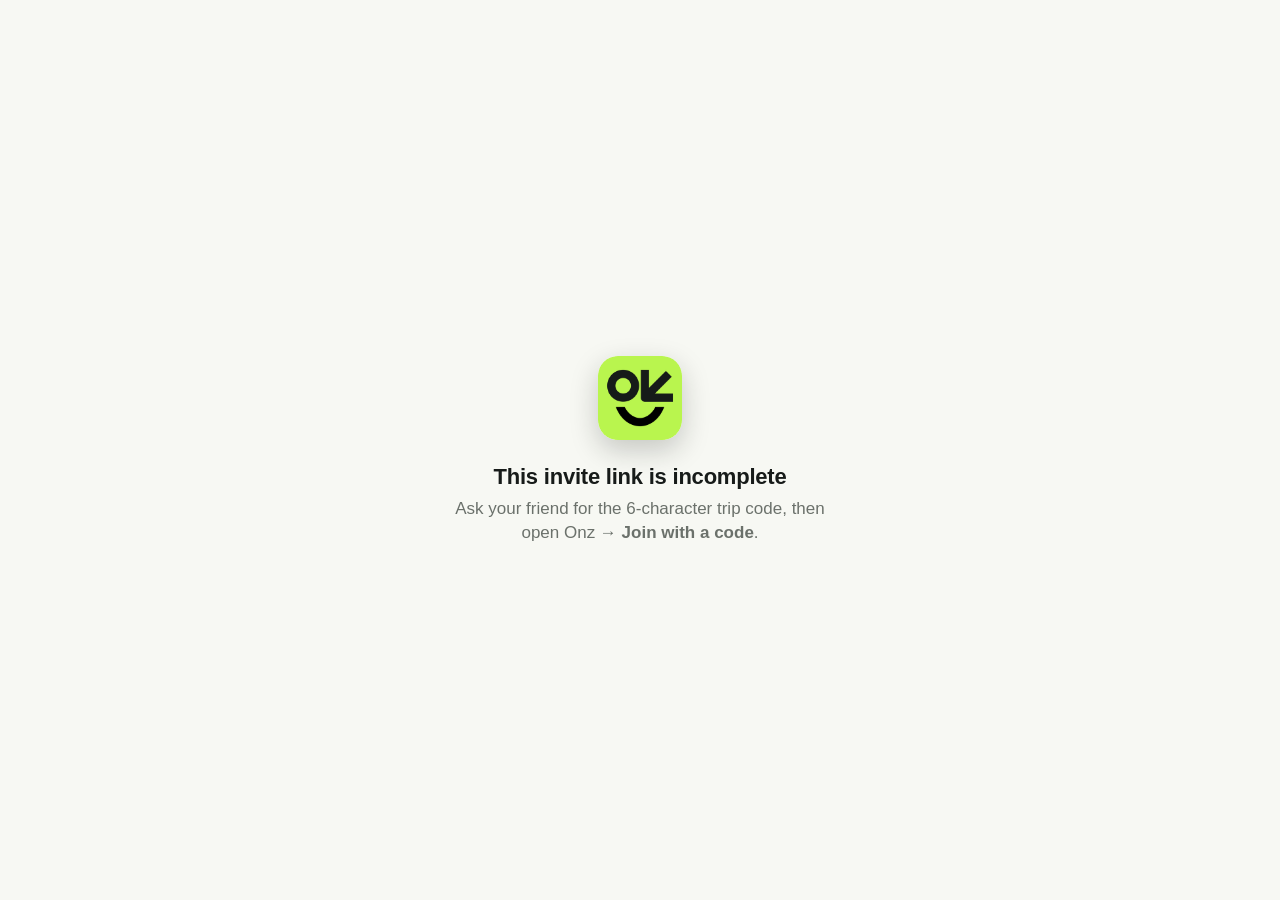
<file: join/index.html>
<!doctype html>
<html lang="en">
<head>
<meta charset="utf-8">
<meta name="viewport" content="width=device-width, initial-scale=1, viewport-fit=cover">
<title>Join my trip on Onz</title>
<meta name="description" content="You're invited to plan a trip together on Onz. Tap to join.">
<!-- Link previews in Messages, WhatsApp, Telegram, LINE… -->
<meta property="og:type" content="website">
<meta property="og:site_name" content="Onz">
<meta property="og:title" content="Join my trip on Onz 🗺️">
<meta property="og:description" content="Tap to join the plan — add places, see changes live.">
<meta property="og:image" content="https://onztrip.com/icon.png">
<meta name="twitter:card" content="summary">
<meta name="theme-color" content="#F7F8F3" media="(prefers-color-scheme: light)">
<meta name="theme-color" content="#171B19" media="(prefers-color-scheme: dark)">
<link rel="icon" href="/favicon.ico?v=5" sizes="any">
<link rel="icon" type="image/png" sizes="192x192" href="/favicon-192.png?v=5">
<link rel="icon" type="image/png" sizes="96x96" href="/favicon-96.png?v=5">
<link rel="apple-touch-icon" href="/apple-touch-icon.png?v=5">
<link rel="manifest" href="/site.webmanifest">
<style>
  :root {
    --bg: #F7F8F3; --card: #FFFFFF; --text: #171B19; --muted: #6B716B;
    --accent: #3F6B00; --lime: #C5F36A; --ink: #171B19; --line: rgba(23,27,25,.10);
    color-scheme: light dark;
  }
  @media (prefers-color-scheme: dark) {
    :root { --bg: #171B19; --card: #262D29; --text: #F7F8F3; --muted: #9AA19A; --accent: #C5F36A; --line: rgba(247,248,243,.12); }
  }
  * { box-sizing: border-box; }
  body {
    margin: 0; min-height: 100dvh; display: grid; place-items: center;
    padding: 24px 16px calc(24px + env(safe-area-inset-bottom));
    font: 17px/1.4 Inter, -apple-system, BlinkMacSystemFont, "SF Pro Text", "Segoe UI", Roboto, sans-serif;
    background: var(--bg); color: var(--text); -webkit-font-smoothing: antialiased;
  }
  main { width: 100%; max-width: 380px; text-align: center; }
  .icon { width: 84px; height: 84px; border-radius: 20px; box-shadow: 0 10px 28px rgba(23,27,25,.22); }
  h1 { font-size: 26px; line-height: 1.2; margin: 18px 0 6px; letter-spacing: -.01em; }
  p { margin: 0; color: var(--muted); }
  .card { background: var(--card); border-radius: 24px; padding: 22px 18px; margin-top: 24px; border: 1px solid var(--line); }
  .label { font-size: 13px; font-weight: 600; text-transform: uppercase; letter-spacing: .06em; color: var(--muted); }
  .code { font: 700 36px/1.1 ui-monospace, "SF Mono", Menlo, monospace; letter-spacing: .22em; margin: 8px 0 16px; padding-left: .22em; }
  .btn {
    display: block; width: 100%; padding: 16px; border-radius: 999px; border: 0;
    font: 600 17px/1 inherit; font-family: inherit; text-decoration: none; cursor: pointer;
  }
  .primary { background: var(--lime); color: var(--ink); }
  .secondary { background: transparent; color: var(--accent); margin-top: 8px; }
  .steps { text-align: left; margin: 22px 4px 0; padding: 0; list-style: none; color: var(--muted); font-size: 15px; }
  .steps li { display: flex; gap: 10px; margin: 8px 0; }
  .steps b { color: var(--text); font-weight: 600; }
  .n { flex: 0 0 22px; height: 22px; border-radius: 50%; background: var(--line); color: var(--text); font-size: 13px; font-weight: 700; display: grid; place-items: center; }
  .error h1 { font-size: 22px; }
  [hidden] { display: none !important; }
</style>
</head>
<body>
<main>
  <img class="icon" src="../logo.png" alt="" width="84" height="84">

  <section id="invite" hidden>
    <h1>You're invited to a trip</h1>
    <p>Plan it together on Onz — add places and see changes live.</p>
    <div class="card">
      <div class="label">Trip code</div>
      <div class="code" id="code" aria-live="polite"></div>
      <a class="btn primary" id="open" href="#">Open in Onz</a>
      <button class="btn secondary" id="copy" type="button">Copy code</button>
    </div>
    <ol class="steps">
      <li><span class="n">1</span><span>Tap <b>Open in Onz</b> and you'll join the trip.</span></li>
      <li><span class="n">2</span><span>Nothing happened? Open Onz → <b>Join with a code</b> and enter the code above.</span></li>
    </ol>
  </section>

  <section id="bad" class="error" hidden>
    <h1>This invite link is incomplete</h1>
    <p>Ask your friend for the 6-character trip code, then open Onz → <b>Join with a code</b>.</p>
  </section>
</main>
<script>
(function () {
  var params = new URLSearchParams(location.search);
  var raw = (params.get("code") || params.get("c") || location.hash.replace("#", "") || "")
    .toUpperCase().replace(/[^A-Z0-9]/g, "");
  if (!/^[A-Z0-9]{6}$/.test(raw)) {
    document.getElementById("bad").hidden = false;
    return;
  }
  var appURL = "onz://join/" + raw;
  document.getElementById("invite").hidden = false;
  document.getElementById("code").textContent = raw;
  document.title = "Join trip " + raw + " on Onz";
  var open = document.getElementById("open");
  open.href = appURL;

  var copy = document.getElementById("copy");
  copy.addEventListener("click", function () {
    var done = function () { copy.textContent = "Copied ✓"; setTimeout(function () { copy.textContent = "Copy code"; }, 1600); };
    if (navigator.clipboard && navigator.clipboard.writeText) {
      navigator.clipboard.writeText(raw).then(done, done);
    } else { done(); }
  });

  // Try once on arrival (Safari asks "Open in Onz?"); the button stays for
  // browsers inside chat apps, which only open apps from a real tap.
  setTimeout(function () { location.href = appURL; }, 400);
})();
</script>
</body>
</html>
</file>
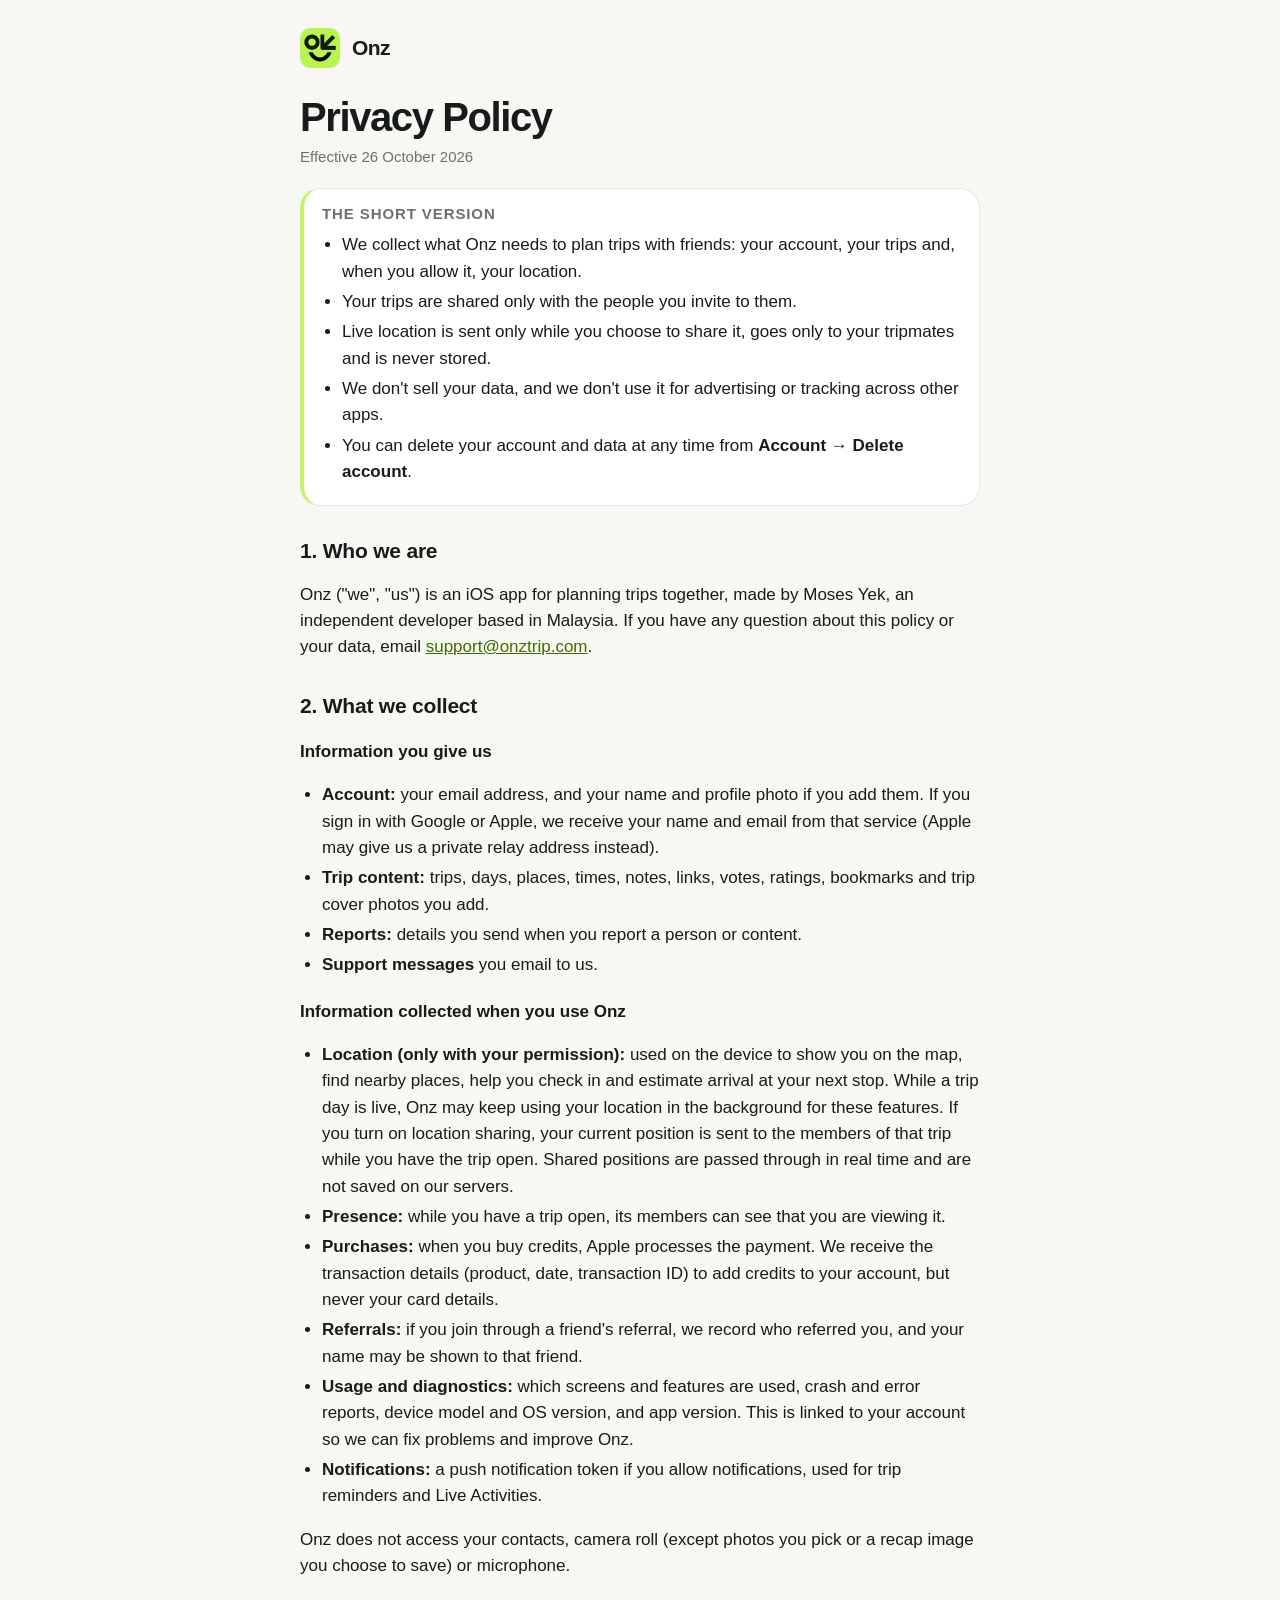
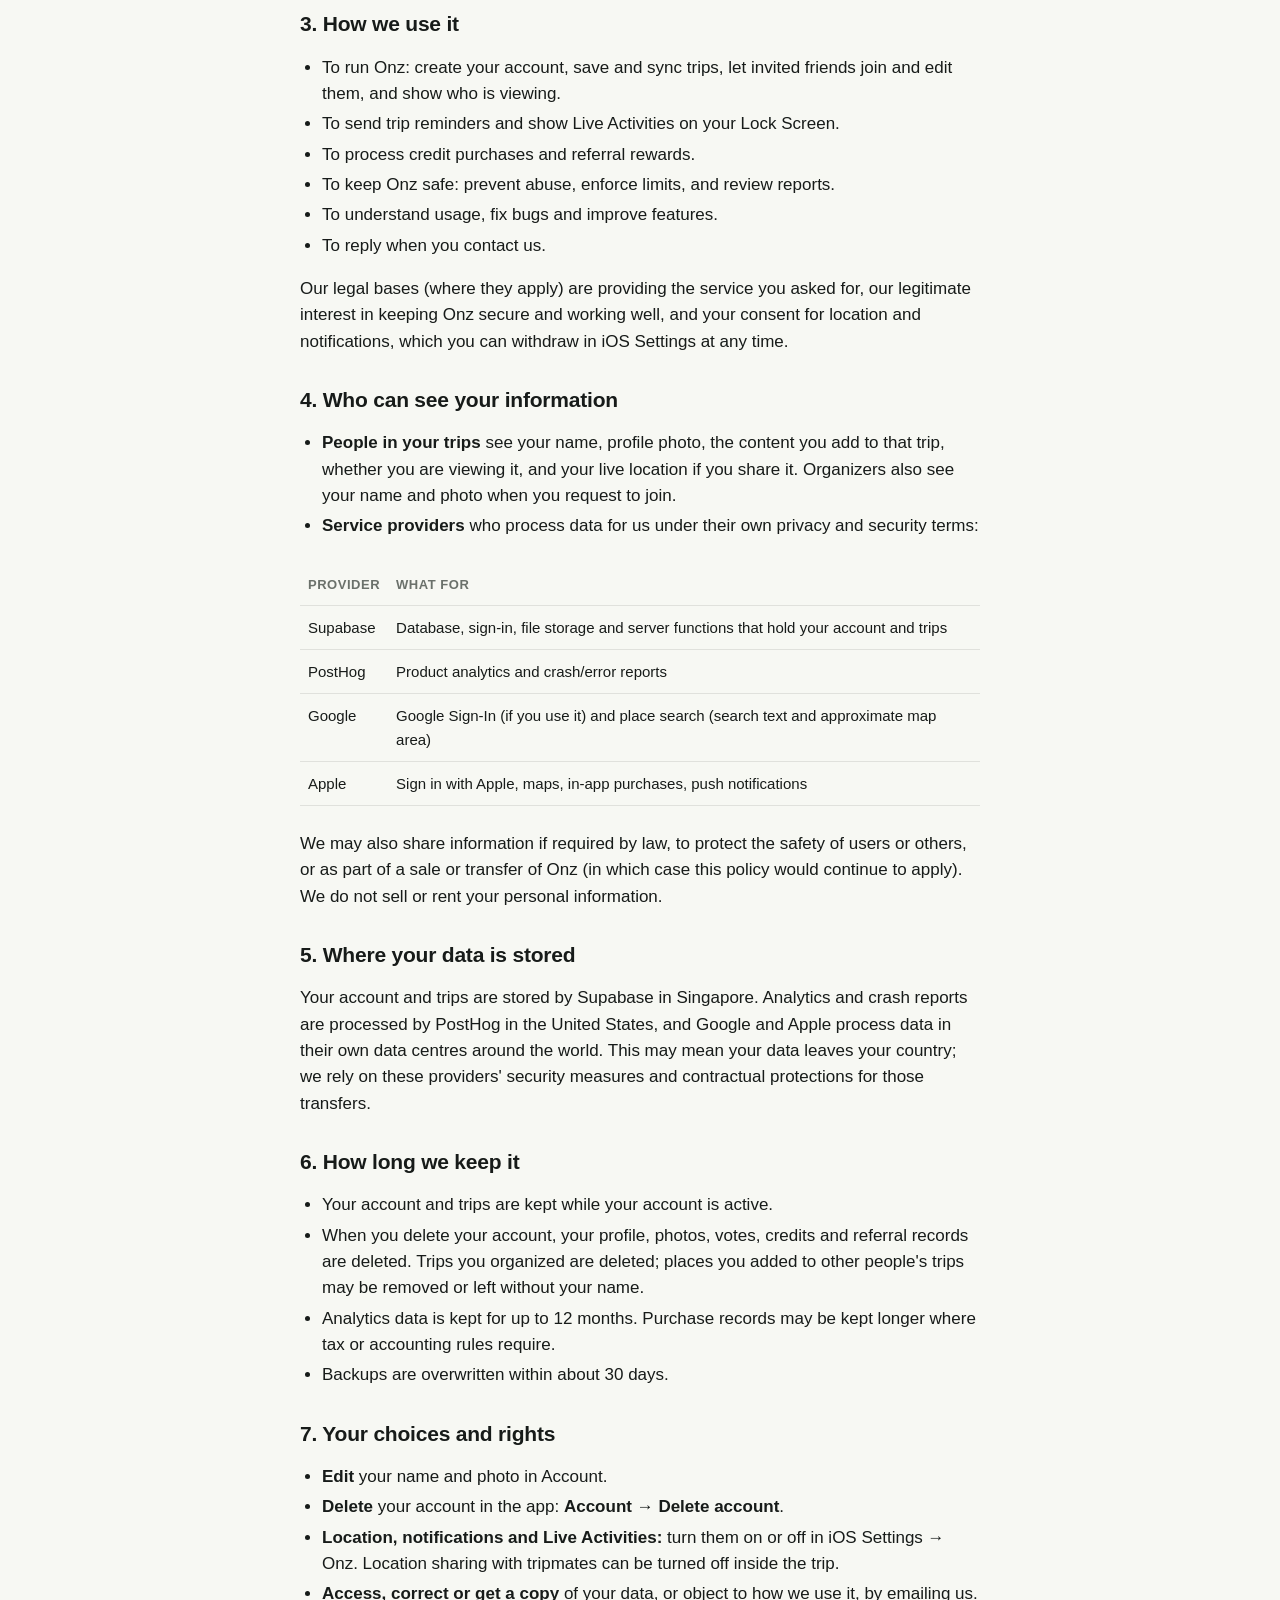
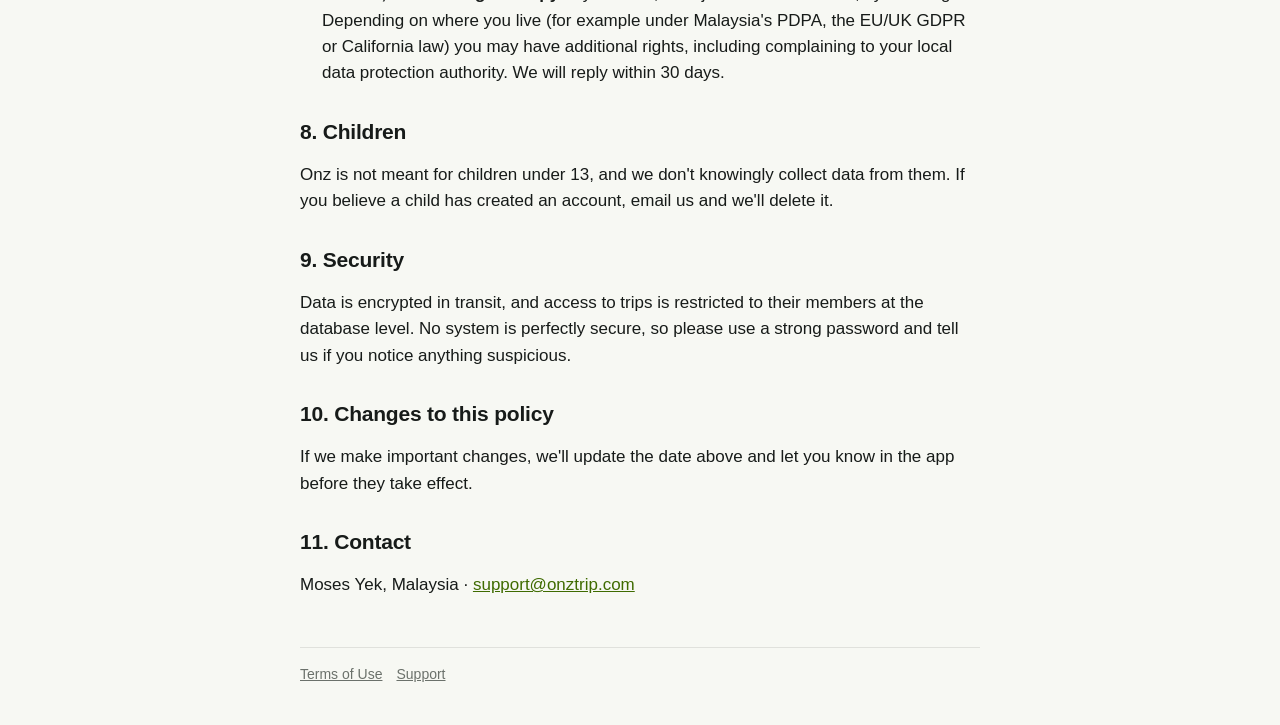
<file: privacy/index.html>
<!doctype html>
<html lang="en">
<head>
<meta charset="utf-8">
<meta name="viewport" content="width=device-width, initial-scale=1, viewport-fit=cover">
<title>Privacy Policy · Onz</title>
<meta name="description" content="How Onz collects, uses and protects your information.">
<meta name="theme-color" content="#F7F8F3" media="(prefers-color-scheme: light)">
<meta name="theme-color" content="#171B19" media="(prefers-color-scheme: dark)">
<link rel="icon" href="/favicon.ico?v=5" sizes="any">
<link rel="icon" type="image/png" sizes="192x192" href="/favicon-192.png?v=5">
<link rel="icon" type="image/png" sizes="96x96" href="/favicon-96.png?v=5">
<link rel="apple-touch-icon" href="/apple-touch-icon.png?v=5">
<link rel="manifest" href="/site.webmanifest">
<link rel="stylesheet" href="../legal.css">
</head>
<body>
<main>
<header><img src="../logo.png" alt=""><a href="../">Onz</a></header>

<h1>Privacy Policy</h1>
<p class="updated">Effective 26 October 2026</p>

<section class="summary">
  <h2>The short version</h2>
  <ul>
    <li>We collect what Onz needs to plan trips with friends: your account, your trips and, when you allow it, your location.</li>
    <li>Your trips are shared only with the people you invite to them.</li>
    <li>Live location is sent only while you choose to share it, goes only to your tripmates and is never stored.</li>
    <li>We don't sell your data, and we don't use it for advertising or tracking across other apps.</li>
    <li>You can delete your account and data at any time from <b>Account → Delete account</b>.</li>
  </ul>
</section>

<h2>1. Who we are</h2>
<p>Onz ("we", "us") is an iOS app for planning trips together, made by Moses Yek, an independent developer based in Malaysia. If you have any question about this policy or your data, email <a href="mailto:support@onztrip.com?subject=Onz%20privacy">support@onztrip.com</a>.</p>

<h2>2. What we collect</h2>
<h3>Information you give us</h3>
<ul>
  <li><b>Account:</b> your email address, and your name and profile photo if you add them. If you sign in with Google or Apple, we receive your name and email from that service (Apple may give us a private relay address instead).</li>
  <li><b>Trip content:</b> trips, days, places, times, notes, links, votes, ratings, bookmarks and trip cover photos you add.</li>
  <li><b>Reports:</b> details you send when you report a person or content.</li>
  <li><b>Support messages</b> you email to us.</li>
</ul>
<h3>Information collected when you use Onz</h3>
<ul>
  <li><b>Location (only with your permission):</b> used on the device to show you on the map, find nearby places, help you check in and estimate arrival at your next stop. While a trip day is live, Onz may keep using your location in the background for these features. If you turn on location sharing, your current position is sent to the members of that trip while you have the trip open. Shared positions are passed through in real time and are not saved on our servers.</li>
  <li><b>Presence:</b> while you have a trip open, its members can see that you are viewing it.</li>
  <li><b>Purchases:</b> when you buy credits, Apple processes the payment. We receive the transaction details (product, date, transaction ID) to add credits to your account, but never your card details.</li>
  <li><b>Referrals:</b> if you join through a friend's referral, we record who referred you, and your name may be shown to that friend.</li>
  <li><b>Usage and diagnostics:</b> which screens and features are used, crash and error reports, device model and OS version, and app version. This is linked to your account so we can fix problems and improve Onz.</li>
  <li><b>Notifications:</b> a push notification token if you allow notifications, used for trip reminders and Live Activities.</li>
</ul>
<p>Onz does not access your contacts, camera roll (except photos you pick or a recap image you choose to save) or microphone.</p>

<h2>3. How we use it</h2>
<ul>
  <li>To run Onz: create your account, save and sync trips, let invited friends join and edit them, and show who is viewing.</li>
  <li>To send trip reminders and show Live Activities on your Lock Screen.</li>
  <li>To process credit purchases and referral rewards.</li>
  <li>To keep Onz safe: prevent abuse, enforce limits, and review reports.</li>
  <li>To understand usage, fix bugs and improve features.</li>
  <li>To reply when you contact us.</li>
</ul>
<p>Our legal bases (where they apply) are providing the service you asked for, our legitimate interest in keeping Onz secure and working well, and your consent for location and notifications, which you can withdraw in iOS Settings at any time.</p>

<h2>4. Who can see your information</h2>
<ul>
  <li><b>People in your trips</b> see your name, profile photo, the content you add to that trip, whether you are viewing it, and your live location if you share it. Organizers also see your name and photo when you request to join.</li>
  <li><b>Service providers</b> who process data for us under their own privacy and security terms:</li>
</ul>
<div class="table-wrap"><table>
  <tr><th>Provider</th><th>What for</th></tr>
  <tr><td>Supabase</td><td>Database, sign-in, file storage and server functions that hold your account and trips</td></tr>
  <tr><td>PostHog</td><td>Product analytics and crash/error reports</td></tr>
  <tr><td>Google</td><td>Google Sign-In (if you use it) and place search (search text and approximate map area)</td></tr>
  <tr><td>Apple</td><td>Sign in with Apple, maps, in-app purchases, push notifications</td></tr>
</table></div>
<p>We may also share information if required by law, to protect the safety of users or others, or as part of a sale or transfer of Onz (in which case this policy would continue to apply). We do not sell or rent your personal information.</p>

<h2>5. Where your data is stored</h2>
<p>Your account and trips are stored by Supabase in Singapore. Analytics and crash reports are processed by PostHog in the United States, and Google and Apple process data in their own data centres around the world. This may mean your data leaves your country; we rely on these providers' security measures and contractual protections for those transfers.</p>

<h2>6. How long we keep it</h2>
<ul>
  <li>Your account and trips are kept while your account is active.</li>
  <li>When you delete your account, your profile, photos, votes, credits and referral records are deleted. Trips you organized are deleted; places you added to other people's trips may be removed or left without your name.</li>
  <li>Analytics data is kept for up to 12 months. Purchase records may be kept longer where tax or accounting rules require.</li>
  <li>Backups are overwritten within about 30 days.</li>
</ul>

<h2>7. Your choices and rights</h2>
<ul>
  <li><b>Edit</b> your name and photo in Account.</li>
  <li><b>Delete</b> your account in the app: <b>Account → Delete account</b>.</li>
  <li><b>Location, notifications and Live Activities:</b> turn them on or off in iOS Settings → Onz. Location sharing with tripmates can be turned off inside the trip.</li>
  <li><b>Access, correct or get a copy</b> of your data, or object to how we use it, by emailing us. Depending on where you live (for example under Malaysia's PDPA, the EU/UK GDPR or California law) you may have additional rights, including complaining to your local data protection authority. We will reply within 30 days.</li>
</ul>

<h2>8. Children</h2>
<p>Onz is not meant for children under 13, and we don't knowingly collect data from them. If you believe a child has created an account, email us and we'll delete it.</p>

<h2>9. Security</h2>
<p>Data is encrypted in transit, and access to trips is restricted to their members at the database level. No system is perfectly secure, so please use a strong password and tell us if you notice anything suspicious.</p>

<h2>10. Changes to this policy</h2>
<p>If we make important changes, we'll update the date above and let you know in the app before they take effect.</p>

<h2>11. Contact</h2>
<p>Moses Yek, Malaysia · <a href="mailto:support@onztrip.com?subject=Onz%20privacy">support@onztrip.com</a></p>

<footer><a href="../terms/">Terms of Use</a><a href="../support/">Support</a></footer>
</main>
</body>
</html>
</file>
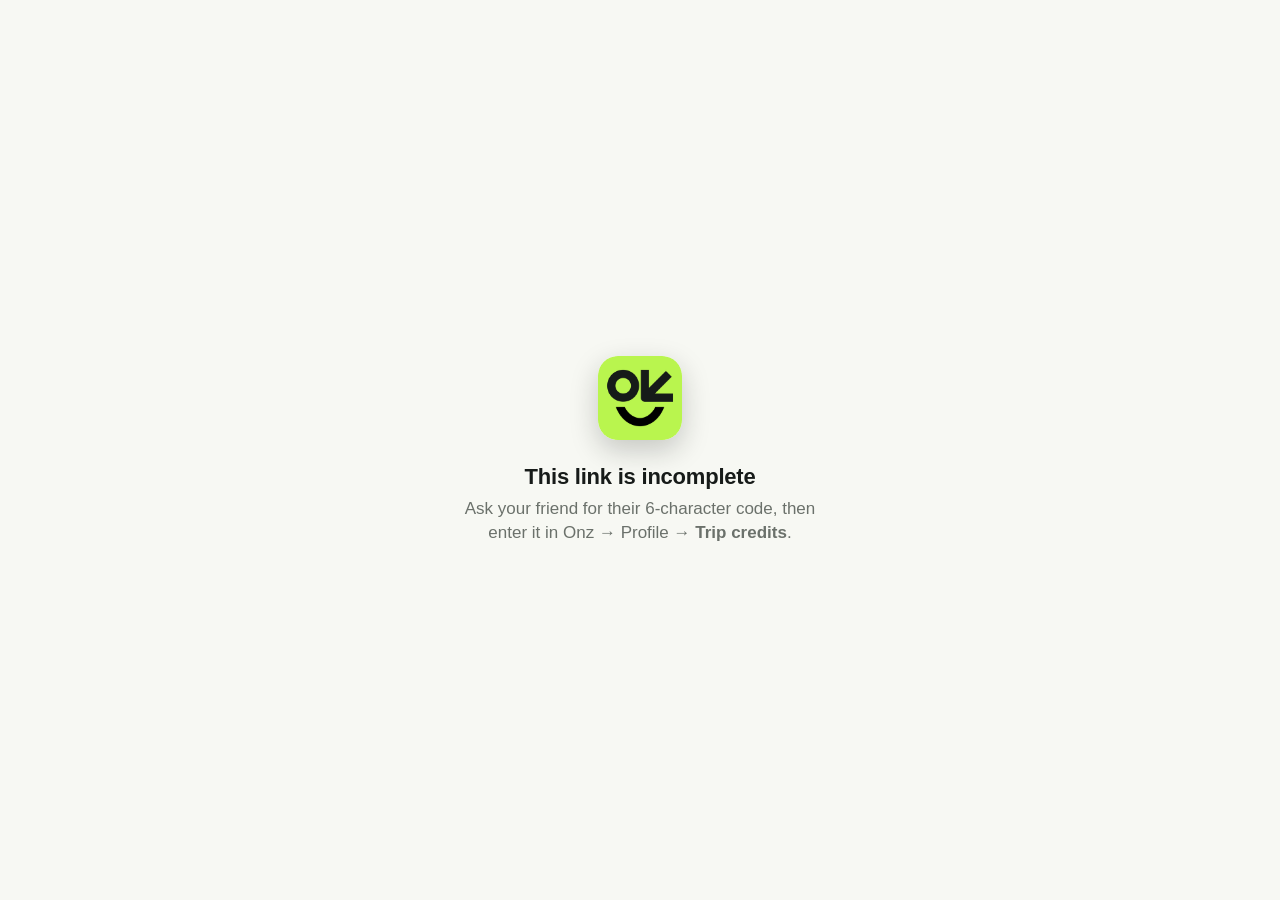
<file: r/index.html>
<!doctype html>
<html lang="en">
<head>
<meta charset="utf-8">
<meta name="viewport" content="width=device-width, initial-scale=1, viewport-fit=cover">
<title>Join Onz with a friend's code</title>
<meta name="description" content="A friend invited you to Onz, the app for planning trips together.">
<!-- Link previews in Messages, WhatsApp, Telegram, LINE… -->
<meta property="og:type" content="website">
<meta property="og:site_name" content="Onz">
<meta property="og:title" content="Plan trips with friends on Onz 🗺️">
<meta property="og:description" content="Sign up with my code so it counts for me.">
<meta property="og:image" content="https://onztrip.com/icon.png">
<meta name="twitter:card" content="summary">
<meta name="theme-color" content="#F7F8F3" media="(prefers-color-scheme: light)">
<meta name="theme-color" content="#171B19" media="(prefers-color-scheme: dark)">
<link rel="icon" href="/favicon.ico?v=5" sizes="any">
<link rel="icon" type="image/png" sizes="192x192" href="/favicon-192.png?v=5">
<link rel="icon" type="image/png" sizes="96x96" href="/favicon-96.png?v=5">
<link rel="apple-touch-icon" href="/apple-touch-icon.png?v=5">
<link rel="manifest" href="/site.webmanifest">
<style>
  :root {
    --bg: #F7F8F3; --card: #FFFFFF; --text: #171B19; --muted: #6B716B;
    --accent: #3F6B00; --lime: #C5F36A; --ink: #171B19; --line: rgba(23,27,25,.10);
    color-scheme: light dark;
  }
  @media (prefers-color-scheme: dark) {
    :root { --bg: #171B19; --card: #262D29; --text: #F7F8F3; --muted: #9AA19A; --accent: #C5F36A; --line: rgba(247,248,243,.12); }
  }
  * { box-sizing: border-box; }
  body {
    margin: 0; min-height: 100dvh; display: grid; place-items: center;
    padding: 24px 16px calc(24px + env(safe-area-inset-bottom));
    font: 17px/1.4 Inter, -apple-system, BlinkMacSystemFont, "SF Pro Text", "Segoe UI", Roboto, sans-serif;
    background: var(--bg); color: var(--text); -webkit-font-smoothing: antialiased;
  }
  main { width: 100%; max-width: 380px; text-align: center; }
  .icon { width: 84px; height: 84px; border-radius: 20px; box-shadow: 0 10px 28px rgba(23,27,25,.22); }
  h1 { font-size: 26px; line-height: 1.2; margin: 18px 0 6px; letter-spacing: -.01em; }
  p { margin: 0; color: var(--muted); }
  .card { background: var(--card); border-radius: 24px; padding: 22px 18px; margin-top: 24px; border: 1px solid var(--line); }
  .label { font-size: 13px; font-weight: 600; text-transform: uppercase; letter-spacing: .06em; color: var(--muted); }
  .code { font: 700 36px/1.1 ui-monospace, "SF Mono", Menlo, monospace; letter-spacing: .22em; margin: 8px 0 16px; padding-left: .22em; }
  .btn {
    display: block; width: 100%; padding: 16px; border-radius: 999px; border: 0;
    font: 600 17px/1 inherit; font-family: inherit; text-decoration: none; cursor: pointer;
  }
  .primary { background: var(--lime); color: var(--ink); }
  .secondary { background: transparent; color: var(--accent); margin-top: 8px; }
  .steps { text-align: left; margin: 22px 4px 0; padding: 0; list-style: none; color: var(--muted); font-size: 15px; }
  .steps li { display: flex; gap: 10px; margin: 8px 0; }
  .steps b { color: var(--text); font-weight: 600; }
  .n { flex: 0 0 22px; height: 22px; border-radius: 50%; background: var(--line); color: var(--text); font-size: 13px; font-weight: 700; display: grid; place-items: center; }
  .error h1 { font-size: 22px; }
  [hidden] { display: none !important; }
</style>
</head>
<body>
<main>
  <img class="icon" src="../logo.png" alt="" width="84" height="84">

  <section id="invite" hidden>
    <h1>A friend invited you to Onz</h1>
    <p>Plan trips together and live them together. Sign up with this code so your friend gets the credit.</p>
    <div class="card">
      <div class="label">Friend's code</div>
      <div class="code" id="code" aria-live="polite"></div>
      <a class="btn primary" id="open" href="#">Open in Onz</a>
      <button class="btn secondary" id="copy" type="button">Copy code</button>
    </div>
    <ol class="steps">
      <li><span class="n">1</span><span>Tap <b>Open in Onz</b>. The code fills in for you after you sign up.</span></li>
      <li><span class="n">2</span><span>Nothing happened? Open Onz → Profile → <b>Trip credits</b> → <b>Got a friend's code?</b> within your first week.</span></li>
    </ol>
  </section>

  <section id="bad" class="error" hidden>
    <h1>This link is incomplete</h1>
    <p>Ask your friend for their 6-character code, then enter it in Onz → Profile → <b>Trip credits</b>.</p>
  </section>
</main>
<script>
(function () {
  var params = new URLSearchParams(location.search);
  var raw = (params.get("code") || params.get("c") || location.hash.replace("#", "") || "")
    .toUpperCase().replace(/[^A-Z0-9]/g, "");
  if (!/^[A-Z0-9]{6}$/.test(raw)) {
    document.getElementById("bad").hidden = false;
    return;
  }
  var appURL = "onz://ref/" + raw;
  document.getElementById("invite").hidden = false;
  document.getElementById("code").textContent = raw;
  document.title = "Join Onz with code " + raw;
  var open = document.getElementById("open");
  open.href = appURL;

  var copy = document.getElementById("copy");
  copy.addEventListener("click", function () {
    var done = function () { copy.textContent = "Copied ✓"; setTimeout(function () { copy.textContent = "Copy code"; }, 1600); };
    if (navigator.clipboard && navigator.clipboard.writeText) {
      navigator.clipboard.writeText(raw).then(done, done);
    } else { done(); }
  });

  // Try once on arrival (Safari asks "Open in Onz?"); the button stays for
  // browsers inside chat apps, which only open apps from a real tap.
  setTimeout(function () { location.href = appURL; }, 400);
})();
</script>
</body>
</html>
</file>
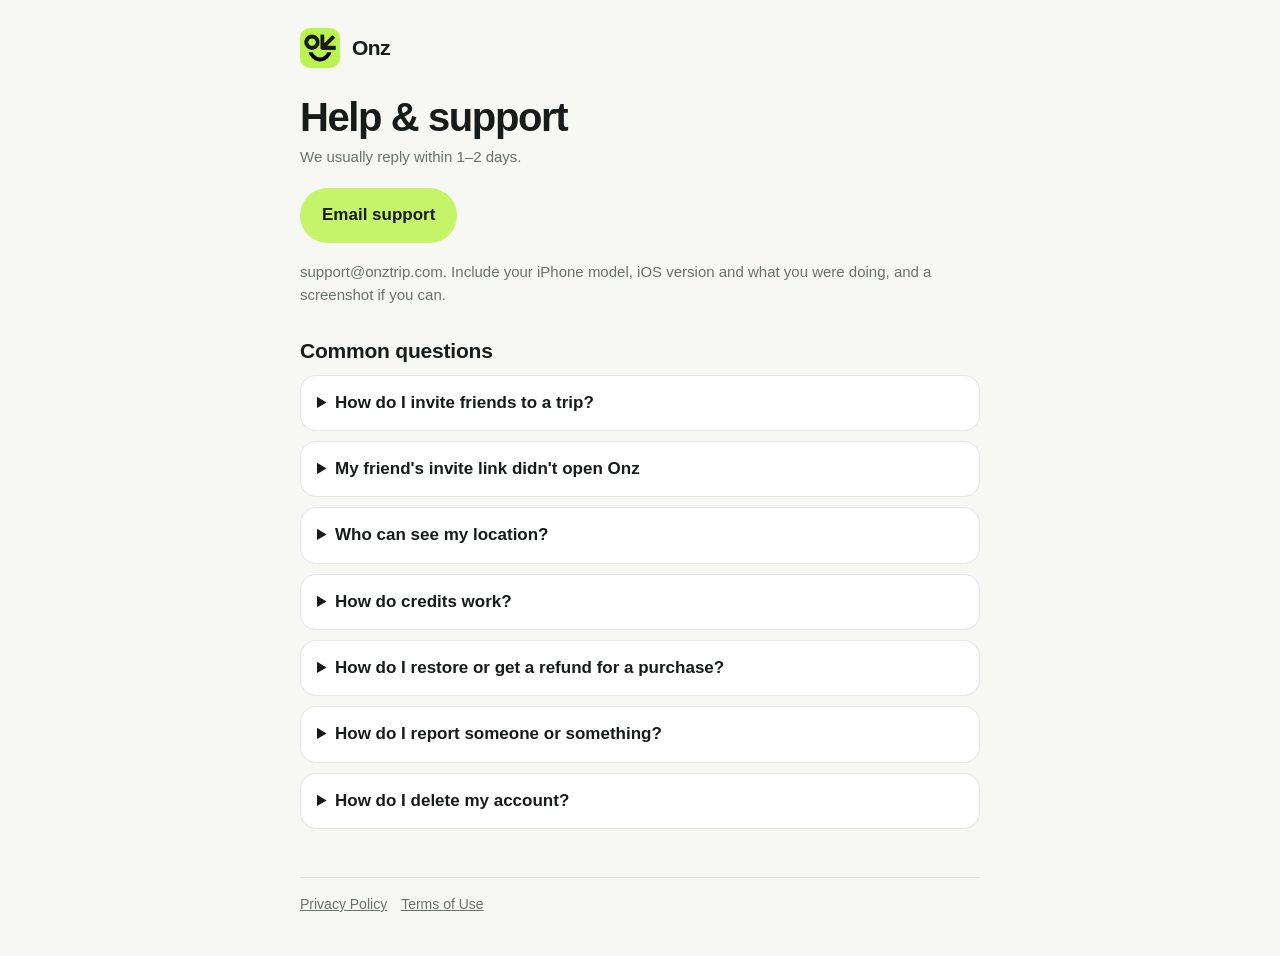
<file: support/index.html>
<!doctype html>
<html lang="en">
<head>
<meta charset="utf-8">
<meta name="viewport" content="width=device-width, initial-scale=1, viewport-fit=cover">
<title>Support · Onz</title>
<meta name="description" content="Get help with Onz.">
<meta name="theme-color" content="#F7F8F3" media="(prefers-color-scheme: light)">
<meta name="theme-color" content="#171B19" media="(prefers-color-scheme: dark)">
<link rel="icon" href="/favicon.ico?v=5" sizes="any">
<link rel="icon" type="image/png" sizes="192x192" href="/favicon-192.png?v=5">
<link rel="icon" type="image/png" sizes="96x96" href="/favicon-96.png?v=5">
<link rel="apple-touch-icon" href="/apple-touch-icon.png?v=5">
<link rel="manifest" href="/site.webmanifest">
<link rel="stylesheet" href="../legal.css">
</head>
<body>
<main>
<header><img src="../logo.png" alt=""><a href="../">Onz</a></header>

<h1>Help &amp; support</h1>
<p class="updated">We usually reply within 1–2 days.</p>

<p><a class="btn" href="mailto:support@onztrip.com?subject=Onz%20support">Email support</a></p>
<p style="color:var(--muted);font-size:15px">support@onztrip.com. Include your iPhone model, iOS version and what you were doing, and a screenshot if you can.</p>

<h2>Common questions</h2>
<div class="faq">
  <details><summary>How do I invite friends to a trip?</summary>
    <p>Open the trip and tap <b>Invite</b>. Share the link, or give friends the 6-character code. They can tap the link, or open Onz → <b>Join with a code</b>.</p></details>
  <details><summary>My friend's invite link didn't open Onz</summary>
    <p>Some chat apps open links in their own browser. Tap <b>Open in Onz</b> on the invite page, or copy the code and use <b>Join with a code</b> in the app.</p></details>
  <details><summary>Who can see my location?</summary>
    <p>Only the members of a trip, and only while you have location sharing turned on in that trip. Your shared location isn't stored. You can turn it off in the trip, or turn off location for Onz in iOS Settings.</p></details>
  <details><summary>How do credits work?</summary>
    <p>Creating a trip uses one credit. You get free credits when you sign up and when friends you refer join. You can buy more in <b>Account → Get credits</b>. Credits never expire.</p></details>
  <details><summary>How do I restore or get a refund for a purchase?</summary>
    <p>Credits are tied to your Onz account, so sign in with the same account on any device. Refunds for App Store purchases are handled by Apple at <a href="https://reportaproblem.apple.com">reportaproblem.apple.com</a>.</p></details>
  <details><summary>How do I report someone or something?</summary>
    <p>Use <b>Report</b> on the person or place in the app, or email us. We review reports within 24 hours.</p></details>
  <details><summary>How do I delete my account?</summary>
    <p>Go to <b>Account → Delete account</b>. This permanently deletes your profile, your trips and your credits. See the <a href="../privacy/">Privacy Policy</a> for details.</p></details>
</div>

<footer><a href="../privacy/">Privacy Policy</a><a href="../terms/">Terms of Use</a></footer>
</main>
</body>
</html>
</file>
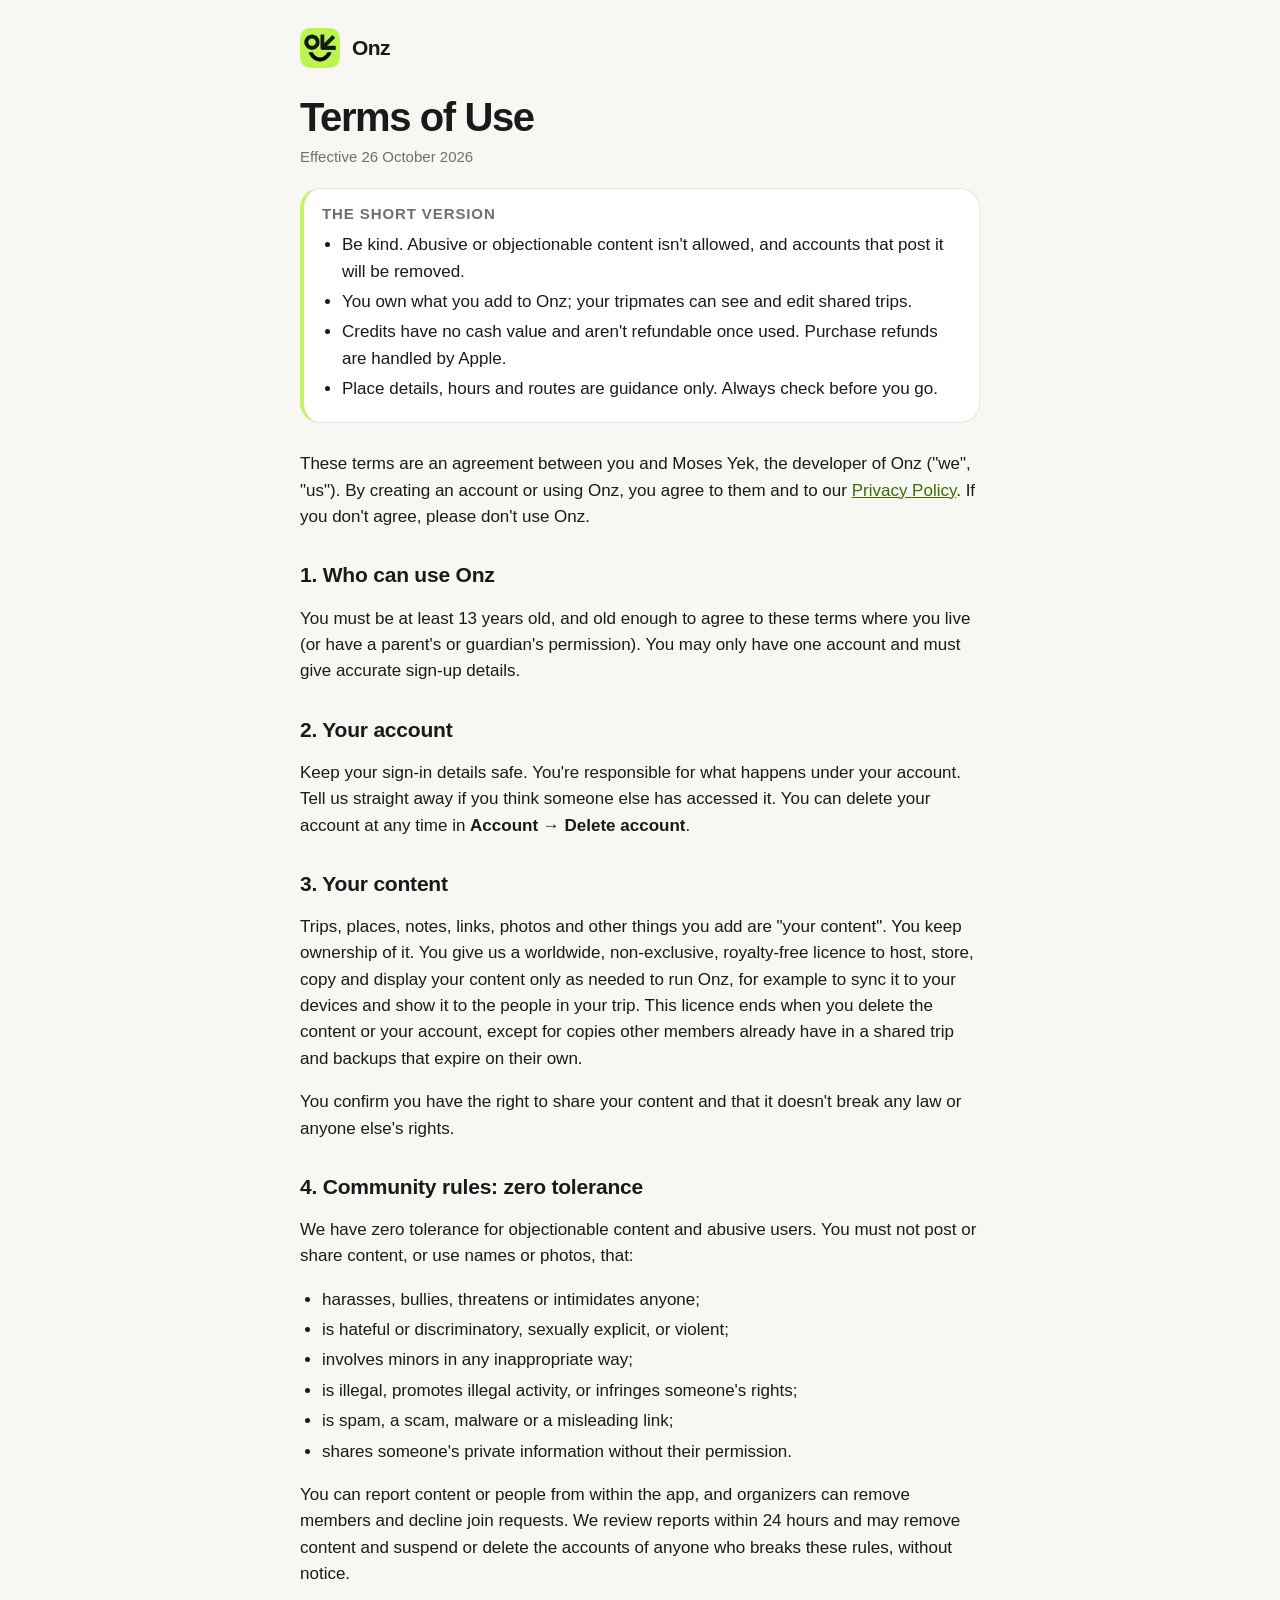
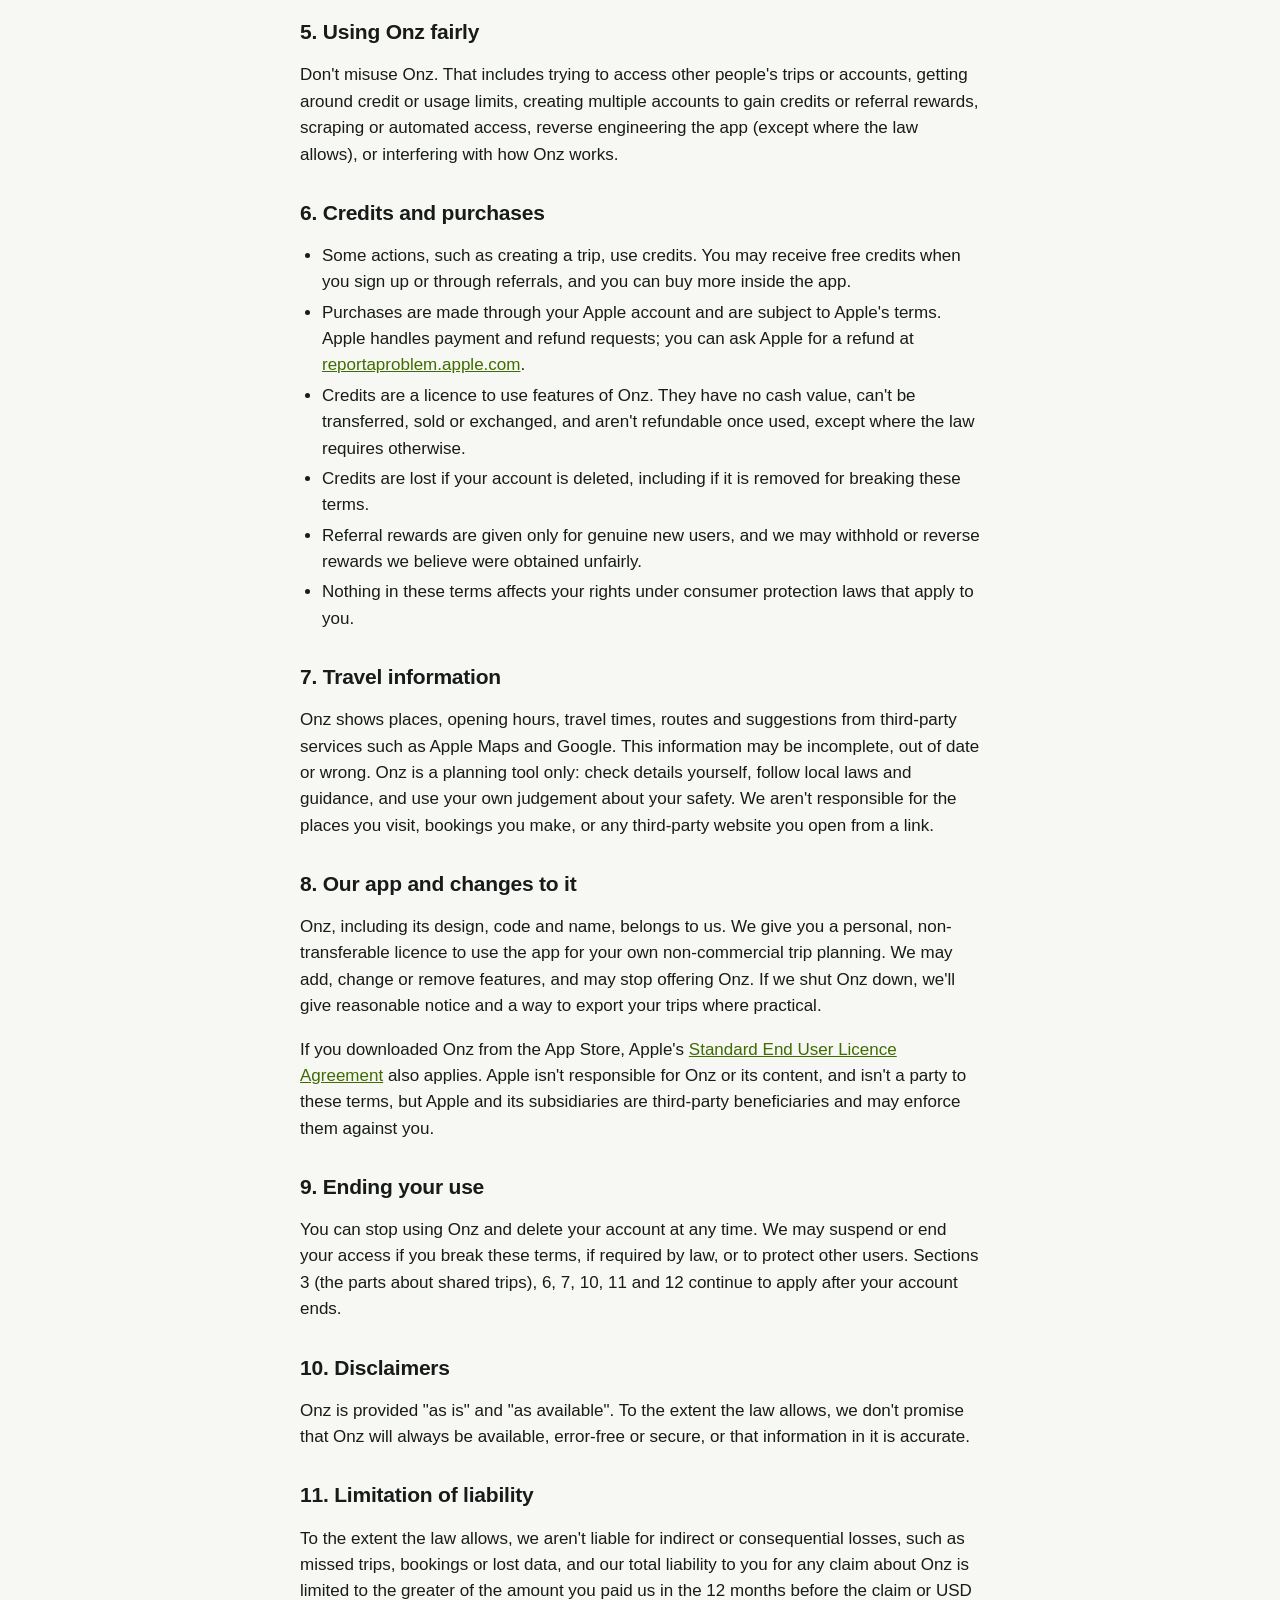
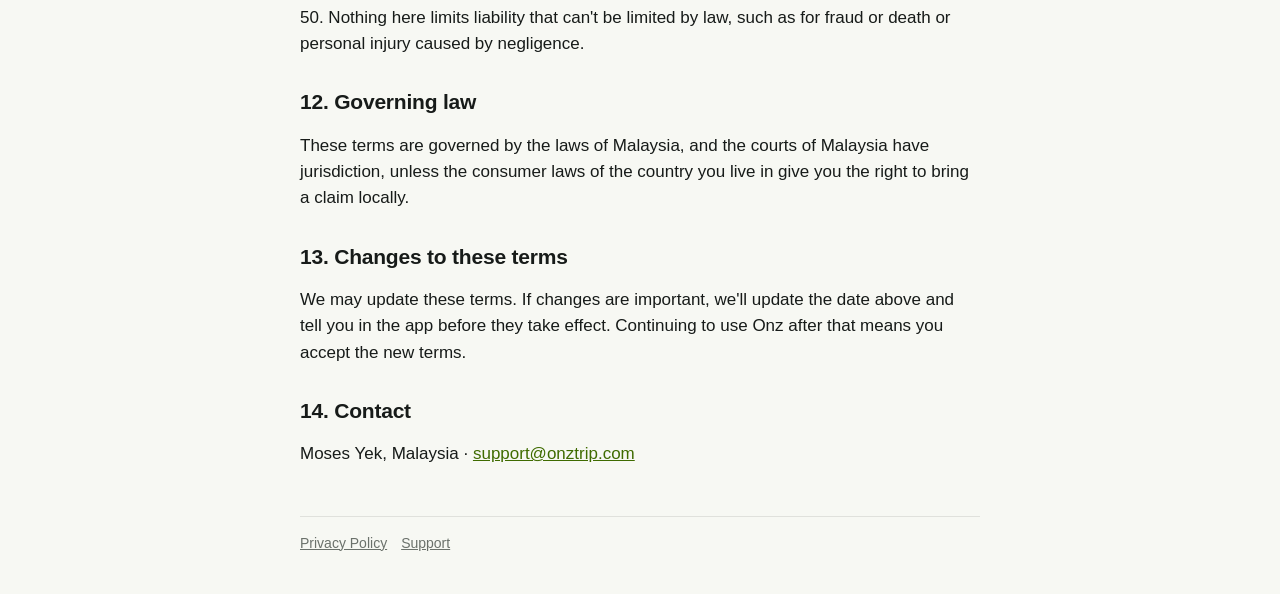
<file: terms/index.html>
<!doctype html>
<html lang="en">
<head>
<meta charset="utf-8">
<meta name="viewport" content="width=device-width, initial-scale=1, viewport-fit=cover">
<title>Terms of Use · Onz</title>
<meta name="description" content="The rules for using Onz.">
<meta name="theme-color" content="#F7F8F3" media="(prefers-color-scheme: light)">
<meta name="theme-color" content="#171B19" media="(prefers-color-scheme: dark)">
<link rel="icon" href="/favicon.ico?v=5" sizes="any">
<link rel="icon" type="image/png" sizes="192x192" href="/favicon-192.png?v=5">
<link rel="icon" type="image/png" sizes="96x96" href="/favicon-96.png?v=5">
<link rel="apple-touch-icon" href="/apple-touch-icon.png?v=5">
<link rel="manifest" href="/site.webmanifest">
<link rel="stylesheet" href="../legal.css">
</head>
<body>
<main>
<header><img src="../logo.png" alt=""><a href="../">Onz</a></header>

<h1>Terms of Use</h1>
<p class="updated">Effective 26 October 2026</p>

<section class="summary">
  <h2>The short version</h2>
  <ul>
    <li>Be kind. Abusive or objectionable content isn't allowed, and accounts that post it will be removed.</li>
    <li>You own what you add to Onz; your tripmates can see and edit shared trips.</li>
    <li>Credits have no cash value and aren't refundable once used. Purchase refunds are handled by Apple.</li>
    <li>Place details, hours and routes are guidance only. Always check before you go.</li>
  </ul>
</section>

<p>These terms are an agreement between you and Moses Yek, the developer of Onz ("we", "us"). By creating an account or using Onz, you agree to them and to our <a href="../privacy/">Privacy Policy</a>. If you don't agree, please don't use Onz.</p>

<h2>1. Who can use Onz</h2>
<p>You must be at least 13 years old, and old enough to agree to these terms where you live (or have a parent's or guardian's permission). You may only have one account and must give accurate sign-up details.</p>

<h2>2. Your account</h2>
<p>Keep your sign-in details safe. You're responsible for what happens under your account. Tell us straight away if you think someone else has accessed it. You can delete your account at any time in <b>Account → Delete account</b>.</p>

<h2>3. Your content</h2>
<p>Trips, places, notes, links, photos and other things you add are "your content". You keep ownership of it. You give us a worldwide, non-exclusive, royalty-free licence to host, store, copy and display your content only as needed to run Onz, for example to sync it to your devices and show it to the people in your trip. This licence ends when you delete the content or your account, except for copies other members already have in a shared trip and backups that expire on their own.</p>
<p>You confirm you have the right to share your content and that it doesn't break any law or anyone else's rights.</p>

<h2>4. Community rules: zero tolerance</h2>
<p>We have zero tolerance for objectionable content and abusive users. You must not post or share content, or use names or photos, that:</p>
<ul>
  <li>harasses, bullies, threatens or intimidates anyone;</li>
  <li>is hateful or discriminatory, sexually explicit, or violent;</li>
  <li>involves minors in any inappropriate way;</li>
  <li>is illegal, promotes illegal activity, or infringes someone's rights;</li>
  <li>is spam, a scam, malware or a misleading link;</li>
  <li>shares someone's private information without their permission.</li>
</ul>
<p>You can report content or people from within the app, and organizers can remove members and decline join requests. We review reports within 24 hours and may remove content and suspend or delete the accounts of anyone who breaks these rules, without notice.</p>

<h2>5. Using Onz fairly</h2>
<p>Don't misuse Onz. That includes trying to access other people's trips or accounts, getting around credit or usage limits, creating multiple accounts to gain credits or referral rewards, scraping or automated access, reverse engineering the app (except where the law allows), or interfering with how Onz works.</p>

<h2>6. Credits and purchases</h2>
<ul>
  <li>Some actions, such as creating a trip, use credits. You may receive free credits when you sign up or through referrals, and you can buy more inside the app.</li>
  <li>Purchases are made through your Apple account and are subject to Apple's terms. Apple handles payment and refund requests; you can ask Apple for a refund at <a href="https://reportaproblem.apple.com">reportaproblem.apple.com</a>.</li>
  <li>Credits are a licence to use features of Onz. They have no cash value, can't be transferred, sold or exchanged, and aren't refundable once used, except where the law requires otherwise.</li>
  <li>Credits are lost if your account is deleted, including if it is removed for breaking these terms.</li>
  <li>Referral rewards are given only for genuine new users, and we may withhold or reverse rewards we believe were obtained unfairly.</li>
  <li>Nothing in these terms affects your rights under consumer protection laws that apply to you.</li>
</ul>

<h2>7. Travel information</h2>
<p>Onz shows places, opening hours, travel times, routes and suggestions from third-party services such as Apple Maps and Google. This information may be incomplete, out of date or wrong. Onz is a planning tool only: check details yourself, follow local laws and guidance, and use your own judgement about your safety. We aren't responsible for the places you visit, bookings you make, or any third-party website you open from a link.</p>

<h2>8. Our app and changes to it</h2>
<p>Onz, including its design, code and name, belongs to us. We give you a personal, non-transferable licence to use the app for your own non-commercial trip planning. We may add, change or remove features, and may stop offering Onz. If we shut Onz down, we'll give reasonable notice and a way to export your trips where practical.</p>
<p>If you downloaded Onz from the App Store, Apple's <a href="https://www.apple.com/legal/internet-services/itunes/dev/stdeula/">Standard End User Licence Agreement</a> also applies. Apple isn't responsible for Onz or its content, and isn't a party to these terms, but Apple and its subsidiaries are third-party beneficiaries and may enforce them against you.</p>

<h2>9. Ending your use</h2>
<p>You can stop using Onz and delete your account at any time. We may suspend or end your access if you break these terms, if required by law, or to protect other users. Sections 3 (the parts about shared trips), 6, 7, 10, 11 and 12 continue to apply after your account ends.</p>

<h2>10. Disclaimers</h2>
<p>Onz is provided "as is" and "as available". To the extent the law allows, we don't promise that Onz will always be available, error-free or secure, or that information in it is accurate.</p>

<h2>11. Limitation of liability</h2>
<p>To the extent the law allows, we aren't liable for indirect or consequential losses, such as missed trips, bookings or lost data, and our total liability to you for any claim about Onz is limited to the greater of the amount you paid us in the 12 months before the claim or USD 50. Nothing here limits liability that can't be limited by law, such as for fraud or death or personal injury caused by negligence.</p>

<h2>12. Governing law</h2>
<p>These terms are governed by the laws of Malaysia, and the courts of Malaysia have jurisdiction, unless the consumer laws of the country you live in give you the right to bring a claim locally.</p>

<h2>13. Changes to these terms</h2>
<p>We may update these terms. If changes are important, we'll update the date above and tell you in the app before they take effect. Continuing to use Onz after that means you accept the new terms.</p>

<h2>14. Contact</h2>
<p>Moses Yek, Malaysia · <a href="mailto:support@onztrip.com?subject=Onz%20terms">support@onztrip.com</a></p>

<footer><a href="../privacy/">Privacy Policy</a><a href="../support/">Support</a></footer>
</main>
</body>
</html>
</file>
<file: legal.css>
:root {
  --bg: #F7F8F3; --card: #FFFFFF; --text: #171B19; --muted: #6B716B;
  --accent: #3F6B00; --lime: #C5F36A; --ink: #171B19; --line: rgba(23,27,25,.10);
  color-scheme: light dark;
}
@media (prefers-color-scheme: dark) {
  :root { --bg: #171B19; --card: #262D29; --text: #F7F8F3; --muted: #9AA19A; --accent: #C5F36A; --line: rgba(247,248,243,.12); }
}
* { box-sizing: border-box; }
html { -webkit-text-size-adjust: 100%; }
body {
  margin: 0; background: var(--bg); color: var(--text);
  font: 17px/1.55 Inter, -apple-system, BlinkMacSystemFont, "SF Pro Text", "Segoe UI", Roboto, sans-serif;
  -webkit-font-smoothing: antialiased;
  padding: 0 16px calc(40px + env(safe-area-inset-bottom));
}
main { max-width: 680px; margin: 0 auto; }
header { display: flex; align-items: center; gap: 12px; padding: 28px 0 8px; }
header img { width: 40px; height: 40px; border-radius: 10px; }
header a { color: inherit; text-decoration: none; font-weight: 900; font-size: 21px; letter-spacing: -.03em; }
h1 { font-size: 40px; line-height: 1.08; font-weight: 900; letter-spacing: -.035em; margin: 20px 0 6px; }
.updated { color: var(--muted); font-size: 15px; margin: 0 0 20px; }
.summary { background: var(--card); border: 1px solid var(--line); border-left: 4px solid var(--lime); border-radius: 20px; padding: 16px 18px; margin: 0 0 28px; }
.summary h2 { margin-top: 0; font-size: 15px; text-transform: uppercase; letter-spacing: .06em; color: var(--muted); }
.summary ul { margin: 0; padding-left: 20px; }
h2 { font-size: 21px; line-height: 1.25; margin: 32px 0 8px; letter-spacing: -.01em; }
h3 { font-size: 17px; margin: 20px 0 4px; }
p, li { color: var(--text); }
ul { padding-left: 22px; }
li { margin: 4px 0; }
a { color: var(--accent); }
table { width: 100%; border-collapse: collapse; font-size: 15px; margin: 8px 0; }
th, td { text-align: left; vertical-align: top; padding: 10px 8px; border-bottom: 1px solid var(--line); }
th { color: var(--muted); font-weight: 600; font-size: 13px; text-transform: uppercase; letter-spacing: .04em; }
.table-wrap { overflow-x: auto; }
.faq details { background: var(--card); border: 1px solid var(--line); border-radius: 16px; padding: 14px 16px; margin: 10px 0; }
.faq summary { font-weight: 600; cursor: pointer; }
.faq details p { margin: 10px 0 0; color: var(--muted); }
.btn { display: inline-block; background: var(--lime); color: var(--ink); text-decoration: none; font-weight: 600; padding: 14px 22px; border-radius: 999px; }
footer { margin-top: 48px; padding-top: 16px; border-top: 1px solid var(--line); color: var(--muted); font-size: 14px; }
footer a { color: var(--muted); margin-right: 14px; }
</file>
